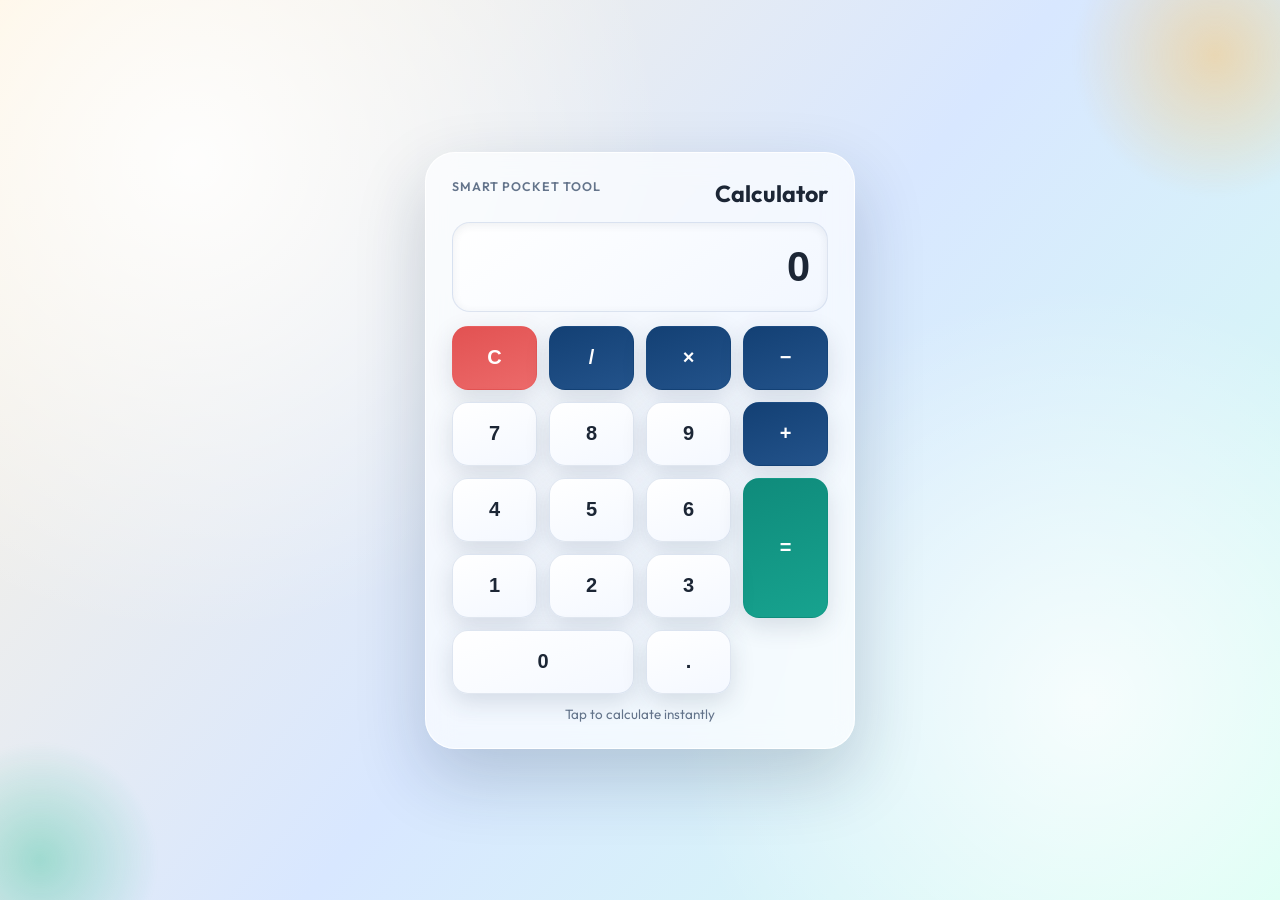
<file: SDLC/CopilotLabs/Day02/Lab03/calculator-web-app/index.html>
<!DOCTYPE html>
<html lang="en">
<head>
  <meta charset="UTF-8" />
  <meta name="viewport" content="width=device-width, initial-scale=1.0" />
  <title>Modern Calculator</title>
  <link rel="preconnect" href="https://fonts.googleapis.com" />
  <link rel="preconnect" href="https://fonts.gstatic.com" crossorigin />
  <link href="https://fonts.googleapis.com/css2?family=Outfit:wght@400;500;600;700&display=swap" rel="stylesheet" />
  <link rel="stylesheet" href="style.css" />
</head>
<body>
  <main class="app-shell">
    <section class="calculator" aria-label="Calculator">
      <header class="calc-header">
        <p class="eyebrow">Smart Pocket Tool</p>
        <h1>Calculator</h1>
      </header>

      <div class="display-wrap">
        <label class="sr-only" for="display">Calculator display</label>
        <input id="display" class="display" type="text" value="0" readonly />
      </div>

      <div class="keys" role="group" aria-label="Calculator keys">
        <button class="btn btn-clear" data-action="clear">C</button>
        <button class="btn btn-op" data-action="operator" data-value="/">/</button>
        <button class="btn btn-op" data-action="operator" data-value="*">×</button>
        <button class="btn btn-op" data-action="operator" data-value="-">−</button>

        <button class="btn btn-num" data-action="number" data-value="7">7</button>
        <button class="btn btn-num" data-action="number" data-value="8">8</button>
        <button class="btn btn-num" data-action="number" data-value="9">9</button>
        <button class="btn btn-op" data-action="operator" data-value="+">+</button>

        <button class="btn btn-num" data-action="number" data-value="4">4</button>
        <button class="btn btn-num" data-action="number" data-value="5">5</button>
        <button class="btn btn-num" data-action="number" data-value="6">6</button>
        <button class="btn btn-equals" data-action="equals" rowspan="2">=</button>

        <button class="btn btn-num" data-action="number" data-value="1">1</button>
        <button class="btn btn-num" data-action="number" data-value="2">2</button>
        <button class="btn btn-num" data-action="number" data-value="3">3</button>

        <button class="btn btn-num btn-zero" data-action="number" data-value="0">0</button>
        <button class="btn btn-dot" data-action="dot" data-value=".">.</button>
      </div>

      <p class="footer-note">Tap to calculate instantly</p>
    </section>
  </main>

  <script src="script.js"></script>
</body>
</html>
</file>
<file: SDLC/CopilotLabs/Day02/Lab03/calculator-web-app/style.css>
:root {
  --bg-1: #fff3dd;
  --bg-2: #d8e7ff;
  --bg-3: #d6fff2;
  --card: rgba(252, 254, 255, 0.72);
  --text: #1c2635;
  --muted: #64748b;
  --num: #ffffff;
  --num-hover: #eff4ff;
  --op: #134074;
  --op-hover: #0f2f57;
  --clear: #e25252;
  --clear-hover: #c93d3d;
  --equals: #0f8b7b;
  --equals-hover: #0c6d61;
  --ring: 0 0 0 3px rgba(15, 139, 123, 0.28);
  --shadow-lg: 0 28px 70px rgba(20, 41, 66, 0.2);
  --shadow-sm: 0 8px 24px rgba(33, 52, 79, 0.15);
}

* {
  box-sizing: border-box;
}

body {
  margin: 0;
  min-height: 100vh;
  font-family: "Outfit", sans-serif;
  color: var(--text);
  position: relative;
  overflow-x: hidden;
  background:
    radial-gradient(circle at 15% 18%, rgba(255, 255, 255, 0.9), transparent 36%),
    radial-gradient(circle at 85% 78%, rgba(255, 255, 255, 0.78), transparent 32%),
    linear-gradient(130deg, var(--bg-1), var(--bg-2) 52%, var(--bg-3));
}

body::before,
body::after {
  content: "";
  position: fixed;
  border-radius: 50%;
  pointer-events: none;
  filter: blur(2px);
}

body::before {
  width: 310px;
  height: 310px;
  top: -100px;
  right: -90px;
  background: radial-gradient(circle, rgba(255, 190, 92, 0.45), transparent 65%);
}

body::after {
  width: 260px;
  height: 260px;
  left: -90px;
  bottom: -90px;
  background: radial-gradient(circle, rgba(16, 185, 129, 0.32), transparent 64%);
}

.app-shell {
  min-height: 100vh;
  display: grid;
  place-items: center;
  padding: clamp(16px, 4vw, 40px);
}

.calculator {
  width: min(100%, 430px);
  border-radius: 30px;
  padding: clamp(16px, 3vw, 26px);
  background: var(--card);
  border: 1px solid rgba(255, 255, 255, 0.85);
  backdrop-filter: blur(14px);
  box-shadow: var(--shadow-lg);
  animation: rise-in 560ms ease-out;
}

.calc-header {
  display: flex;
  align-items: flex-start;
  justify-content: space-between;
  margin-bottom: 14px;
}

.eyebrow {
  margin: 0;
  font-size: 0.78rem;
  font-weight: 600;
  letter-spacing: 0.08em;
  text-transform: uppercase;
  color: var(--muted);
}

.calc-header h1 {
  margin: 0;
  font-size: clamp(1.2rem, 3.8vw, 1.45rem);
  font-weight: 700;
}

.display-wrap {
  margin-bottom: 14px;
}

.display {
  width: 100%;
  border: 1px solid rgba(180, 196, 221, 0.45);
  border-radius: 18px;
  padding: 20px 16px;
  text-align: right;
  font-size: clamp(1.9rem, 5.5vw, 2.6rem);
  font-weight: 700;
  letter-spacing: 0.02em;
  color: var(--text);
  background: linear-gradient(145deg, #ffffff, #f2f7ff);
  box-shadow: inset 0 2px 9px rgba(39, 55, 77, 0.08);
}

.keys {
  display: grid;
  grid-template-columns: repeat(4, minmax(0, 1fr));
  gap: clamp(8px, 1.8vw, 12px);
}

.btn {
  border: 1px solid rgba(170, 186, 211, 0.35);
  border-radius: 16px;
  min-height: clamp(52px, 12vw, 64px);
  font-size: clamp(1rem, 3.7vw, 1.25rem);
  font-weight: 600;
  cursor: pointer;
  box-shadow: var(--shadow-sm);
  transition: transform 140ms ease, filter 140ms ease, background 140ms ease, box-shadow 140ms ease;
}

.btn:hover {
  transform: translateY(-1px);
  box-shadow: 0 12px 28px rgba(33, 52, 79, 0.17);
}

.btn:active {
  transform: translateY(1px) scale(0.98);
  box-shadow: 0 6px 16px rgba(33, 52, 79, 0.18);
}

.btn:focus-visible {
  outline: none;
  box-shadow: var(--ring);
}

.btn-num,
.btn-dot {
  background: linear-gradient(160deg, var(--num), #f4f8ff);
  color: var(--text);
}

.btn-num:hover,
.btn-dot:hover {
  background: linear-gradient(160deg, var(--num-hover), #ecf3ff);
}

.btn-op {
  border-color: rgba(19, 64, 116, 0.25);
  background: linear-gradient(160deg, var(--op), #23538b);
  color: #ffffff;
}

.btn-op:hover {
  background: linear-gradient(160deg, var(--op-hover), #183f6f);
}

.btn-clear {
  border-color: rgba(226, 82, 82, 0.25);
  background: linear-gradient(160deg, var(--clear), #ec6a6a);
  color: #ffffff;
}

.btn-clear:hover {
  background: linear-gradient(160deg, var(--clear-hover), #da5151);
}

.btn-equals {
  border-color: rgba(15, 139, 123, 0.3);
  background: linear-gradient(160deg, var(--equals), #17a38f);
  color: #ffffff;
  grid-row: span 2;
}

.btn-equals:hover {
  background: linear-gradient(160deg, var(--equals-hover), #128877);
}

.btn-zero {
  grid-column: span 2;
}

.footer-note {
  margin: 12px 2px 0;
  text-align: center;
  font-size: 0.84rem;
  color: var(--muted);
}

.sr-only {
  position: absolute;
  width: 1px;
  height: 1px;
  padding: 0;
  margin: -1px;
  overflow: hidden;
  clip: rect(0, 0, 0, 0);
  white-space: nowrap;
  border: 0;
}

@keyframes rise-in {
  from {
    opacity: 0;
    transform: translateY(10px) scale(0.98);
  }
  to {
    opacity: 1;
    transform: translateY(0) scale(1);
  }
}

@media (max-width: 480px) {
  .calculator {
    border-radius: 22px;
    padding: 14px;
  }

  .calc-header {
    margin-bottom: 12px;
  }

  .display {
    border-radius: 14px;
    padding: 16px 14px;
  }

  .footer-note {
    margin-top: 10px;
    font-size: 0.8rem;
  }
}

@media (max-width: 340px) {
  .keys {
    gap: 7px;
  }

  .btn {
    border-radius: 12px;
  }
}
</file>
